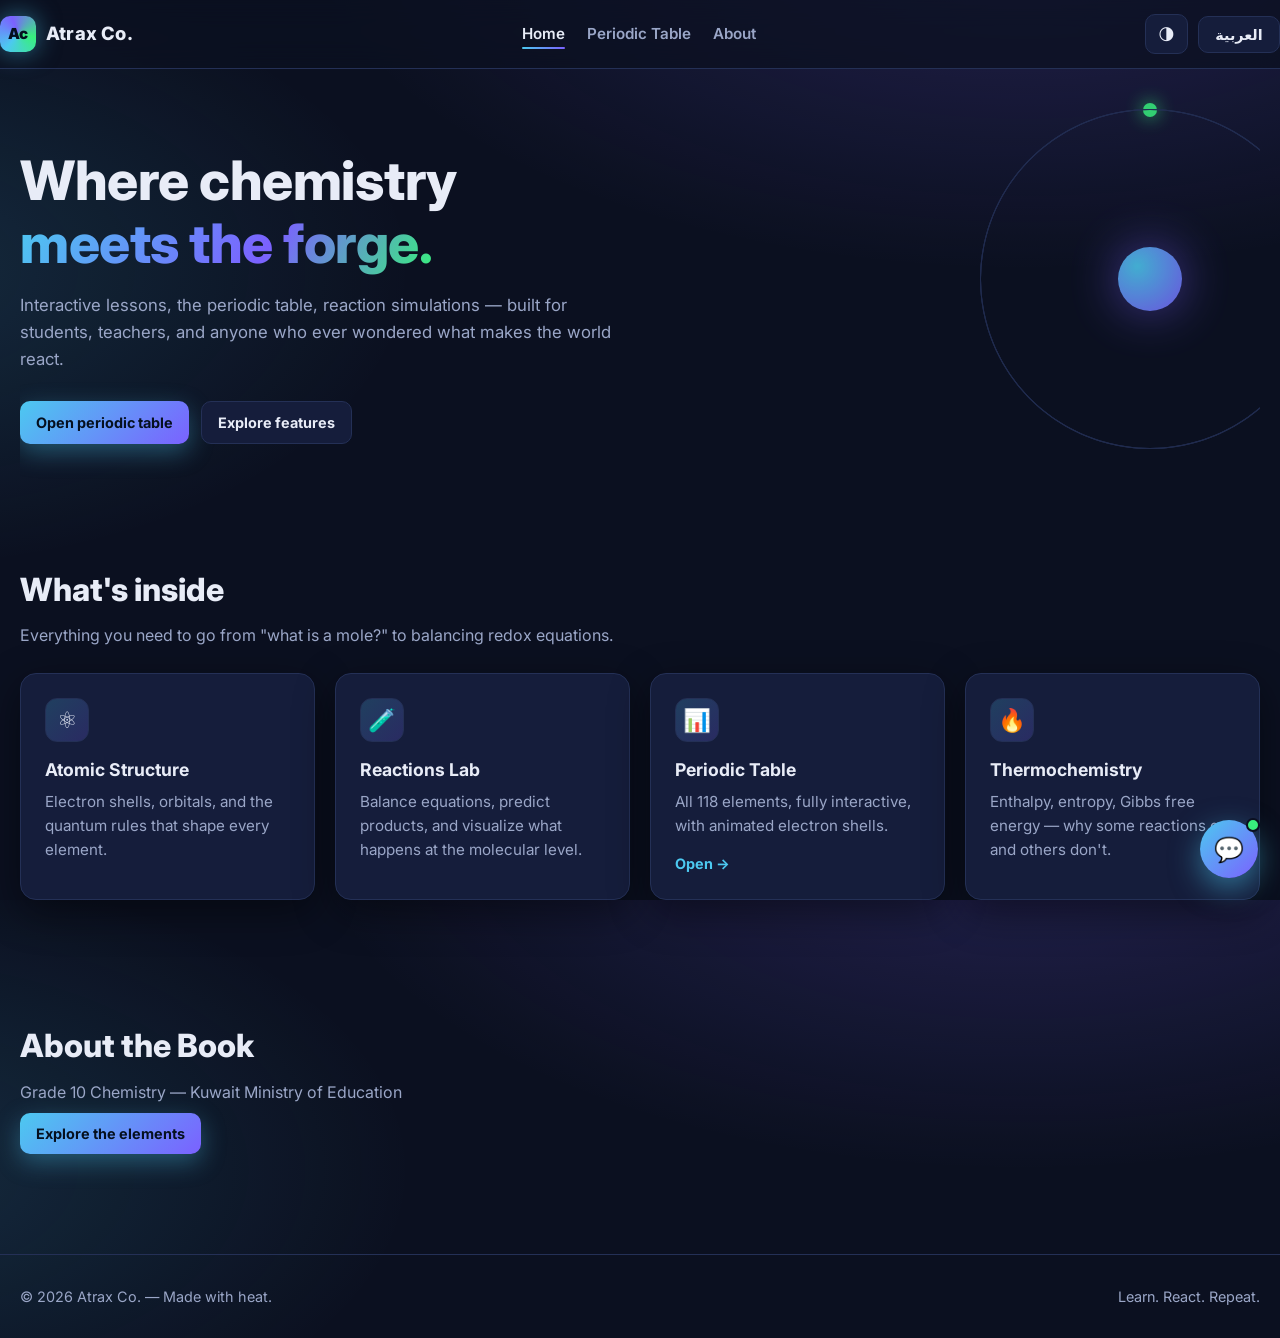
<file: index.html>
<!DOCTYPE html>
<!-- language: HTML, file: index.html, target: landing page -->
<html lang="en" dir="ltr">
<head>
<meta charset="UTF-8">
<meta name="viewport" content="width=device-width, initial-scale=1.0, viewport-fit=cover">
<meta name="theme-color" content="#0b1020">
<title>Atrax Co. — Interactive Chemistry</title>
<link rel="icon" href="assets/favicon.svg" type="image/svg+xml">
<link rel="preconnect" href="https://fonts.googleapis.com">
<link rel="preconnect" href="https://fonts.gstatic.com" crossorigin>
<link href="https://fonts.googleapis.com/css2?family=Inter:wght@400;500;600;700;800;900&family=Cairo:wght@400;500;600;700;800;900&display=swap" rel="stylesheet">
<link rel="stylesheet" href="css/style.css">
<link rel="stylesheet" href="css/helper.css">
</head>
<body>

<header class="nav">
  <div class="wrap nav-inner">
    <a class="brand" href="index.html">
      <span class="logo">Ac</span>
      <span data-i18n="brand">Atrax Co.</span>
    </a>
    <nav>
      <ul>
        <li><a href="index.html" class="active" data-i18n="nav.home">Home</a></li>
        <li><a href="table.html" data-i18n="nav.table">Periodic Table</a></li>
        <li><a href="about.html" data-i18n="nav.about">About</a></li>
      </ul>
    </nav>
    <div class="controls">
      <button class="btn icon-btn" id="themeBtn" title="Theme" aria-label="Theme">🌗</button>
      <button class="btn lang-btn" id="langBtn">العربية</button>
    </div>
  </div>
</header>

<main class="wrap">

  <section class="hero">
    <div class="atom" aria-hidden="true">
      <div class="ring r1"><span class="e"></span></div>
      <div class="ring r2"><span class="e"></span></div>
      <div class="ring r3"><span class="e"></span></div>
      <div class="nucleus"></div>
    </div>
    <h1>
      <span data-i18n="hero.title1">Where chemistry</span><br>
      <span class="grad" data-i18n="hero.title2">meets the forge.</span>
    </h1>
    <p class="lead" data-i18n="hero.sub">Interactive lessons, the periodic table, reaction simulations — built for students, teachers, and anyone who ever wondered what makes the world react.</p>
    <div class="hero-cta">
      <a class="btn primary" href="table.html" data-i18n="hero.cta">Open periodic table</a>
      <a class="btn" href="#features" data-i18n="hero.cta2">Explore features</a>
    </div>
  </section>

  <section id="features">
    <h2 class="section-title" data-i18n="features.title">What's inside</h2>
    <p class="section-sub" data-i18n="features.sub">Everything you need to go from "what is a mole?" to balancing redox equations.</p>
    <div class="grid">
      <div class="card">
        <div class="icon">⚛️</div>
        <h3 data-i18n="f1.t">Atomic Structure</h3>
        <p data-i18n="f1.d">Electron shells, orbitals, and the quantum rules that shape every element.</p>
      </div>
      <div class="card">
        <div class="icon">🧪</div>
        <h3 data-i18n="f2.t">Reactions Lab</h3>
        <p data-i18n="f2.d">Balance equations, predict products, and visualize what happens at the molecular level.</p>
      </div>
      <div class="card">
        <div class="icon">📊</div>
        <h3 data-i18n="f3.t">Periodic Table</h3>
        <p data-i18n="f3.d">All 118 elements, fully interactive, with animated electron shells.</p>
        <a class="card-link" href="table.html" data-i18n="f3.link">Open →</a>
      </div>
      <div class="card">
        <div class="icon">🔥</div>
        <h3 data-i18n="f4.t">Thermochemistry</h3>
        <p data-i18n="f4.d">Enthalpy, entropy, Gibbs free energy — why some reactions go and others don't.</p>
      </div>
    </div>
  </section>

  <section id="about">
    <h2 class="section-title" data-i18n="about.title">Built for curious minds</h2>
    <p class="section-sub" data-i18n="about.sub">Atrax Co. is a learning platform — no ads, no tracking, no paywalls. Just chemistry, explained well, in your language.</p>
    <a class="btn primary" href="table.html" data-i18n="about.cta">Explore the elements</a>
  </section>

</main>

<footer>
  <div class="wrap footer-inner">
    <span data-i18n="footer.copy">© 2026 Atrax Co. — Made with heat.</span>
    <span data-i18n="footer.tag">Learn. React. Repeat.</span>
  </div>
</footer>
<script src="js/i18n.js"></script>
<script src="js/book-data.js"></script>
<script src="js/app.js"></script>
<script src="js/helper.js"></script>
</body>
</html>
</file>
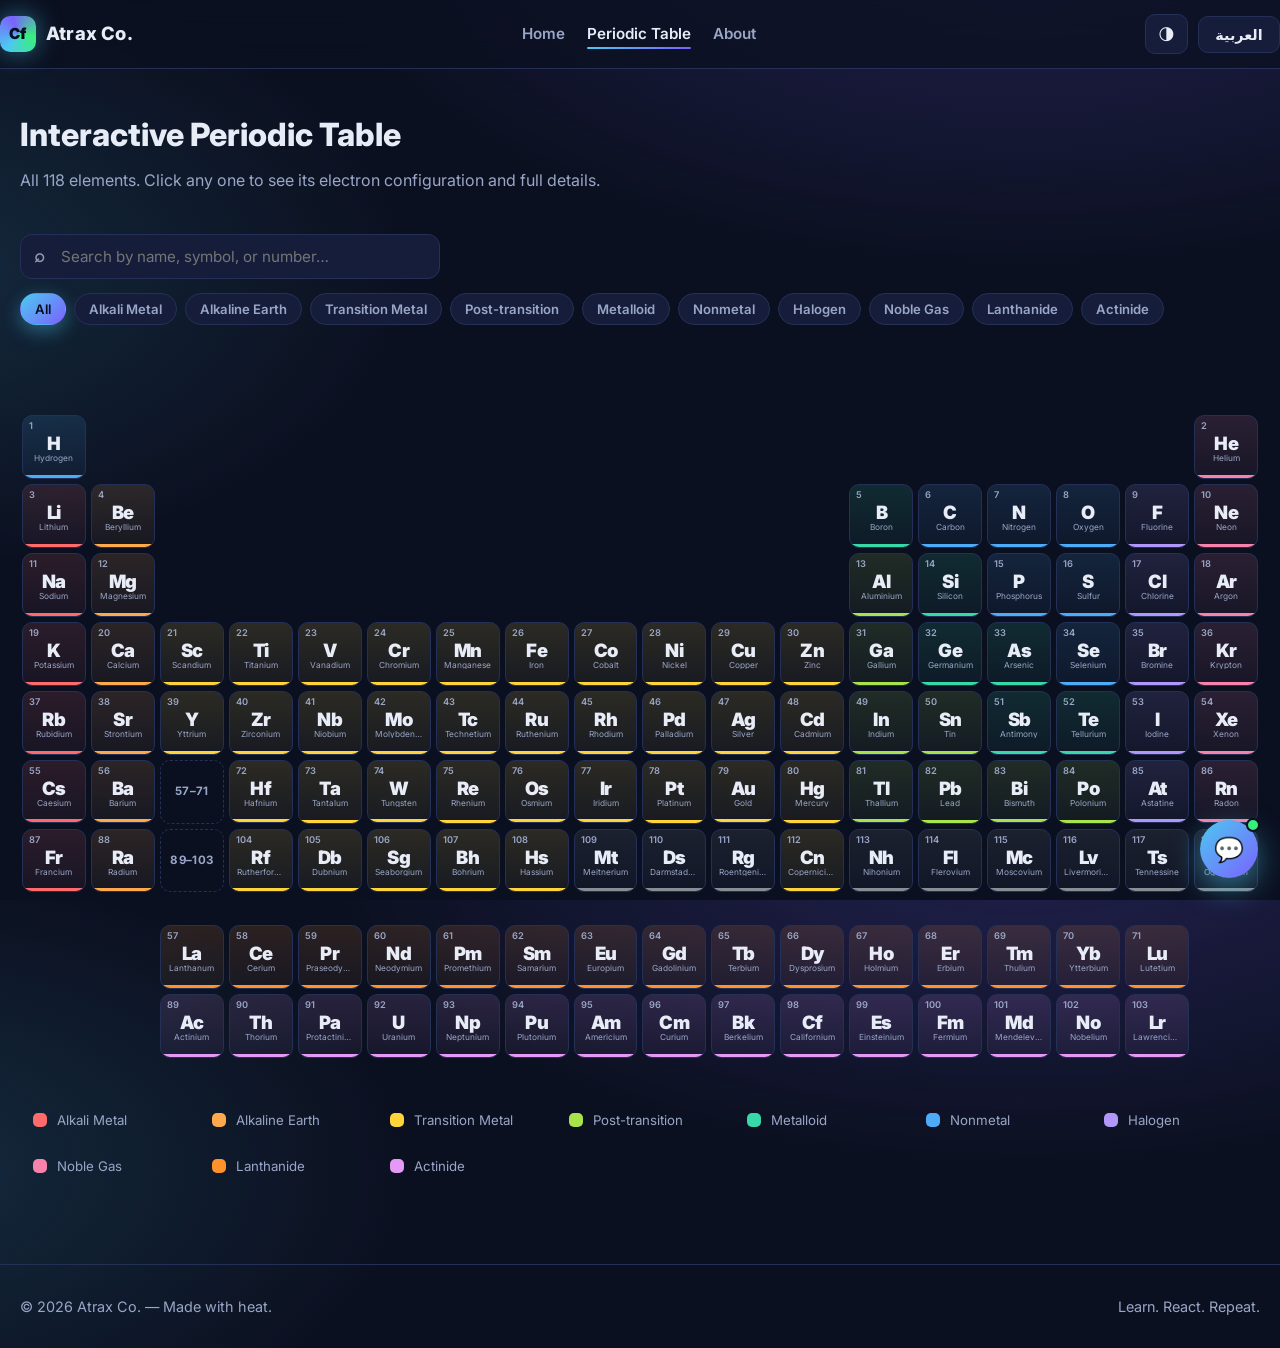
<file: table.html>
<!DOCTYPE html>
<!-- language: HTML, file: table.html, target: periodic table page -->
<html lang="en" dir="ltr">
<head>
<meta charset="UTF-8">
<meta name="viewport" content="width=device-width, initial-scale=1.0, viewport-fit=cover">
<meta name="theme-color" content="#0b1020">
<title>Periodic Table — Atrax Co.</title>
<link rel="icon" href="assets/favicon.svg" type="image/svg+xml">
<link rel="preconnect" href="https://fonts.googleapis.com">
<link rel="preconnect" href="https://fonts.gstatic.com" crossorigin>
<link href="https://fonts.googleapis.com/css2?family=Inter:wght@400;500;600;700;800;900&family=Cairo:wght@400;500;600;700;800;900&display=swap" rel="stylesheet">
<link rel="stylesheet" href="css/style.css">
<link rel="stylesheet" href="css/table.css">
<link rel="stylesheet" href="css/modal.css">
<link rel="stylesheet" href="css/helper.css">
</head>
<body>

<header class="nav">
  <div class="wrap nav-inner">
    <a class="brand" href="index.html">
      <span class="logo">Cf</span>
      <span data-i18n="brand">ChemForge</span>
    </a>
    <nav>
      <ul>
        <li><a href="index.html" data-i18n="nav.home">Home</a></li>
        <li><a href="table.html" class="active" data-i18n="nav.table">Periodic Table</a></li>
        <li><a href="about.html" data-i18n="nav.about">About</a></li>
      </ul>
    </nav>
    <div class="controls">
      <button class="btn icon-btn" id="themeBtn" title="Theme" aria-label="Theme">🌗</button>
      <button class="btn lang-btn" id="langBtn">العربية</button>
    </div>
  </div>
</header>

<main class="wrap">

  <section class="page-head">
    <h1 class="section-title" data-i18n="el.title">Interactive Periodic Table</h1>
    <p class="section-sub" data-i18n="el.sub">All 118 elements. Click any one to see its electron configuration and full details.</p>
  </section>

  <section class="table-controls">
    <div class="search-box">
      <input type="text" id="elSearch" placeholder="Search…" data-i18n-placeholder="el.search" autocomplete="off">
      <button class="search-clear" id="searchClear" aria-label="Clear">✕</button>
    </div>
    <div class="chips" id="chips"></div>
  </section>

  <section class="ptable-wrap">
    <div class="ptable-scroll">
      <div class="ptable" id="ptable"></div>
    </div>
    <div class="legend" id="legend"></div>
    <div class="noresult" id="noResMsg"></div>
  </section>

</main>

<footer>
  <div class="wrap footer-inner">
    <span data-i18n="footer.copy">© 2026 ChemForge — Made with heat.</span>
    <span data-i18n="footer.tag">Learn. React. Repeat.</span>
  </div>
</footer>

<!-- Modal -->
<div class="modal-overlay" id="modalOverlay">
  <div class="modal" role="dialog" aria-modal="true" aria-labelledby="modalTitle">
    <button class="modal-close" id="modalClose" aria-label="Close">✕</button>
    <div class="modal-grid">
      <div class="modal-left">
        <div class="el-hero" id="elHero"></div>
        <div class="shell-stage" id="shellStage"></div>
      </div>
      <div class="modal-right" id="modalRight"></div>
    </div>
  </div>
</div>

<script src="js/i18n.js"></script>
<script src="js/elements.js"></script>
<script src="js/app.js"></script>
<script src="js/shells.js"></script>
<script src="js/table.js"></script>
<script src="js/helper.js"></script>
</body>
</html>
</file>
<file: css/style.css>
:root{
  --bg:#0b1020;
  --bg-2:#121a33;
  --card:#151d3b;
  --card-2:#1a2348;
  --line:#243056;
  --txt:#e8ecf7;
  --muted:#9aa6c7;
  --accent:#4cc9f0;
  --accent-2:#7b61ff;
  --accent-3:#38ef7d;
  --danger:#ff4d6d;
  --radius:16px;
  --shadow:0 12px 40px rgba(0,0,0,.45);
  --shadow-sm:0 4px 14px rgba(0,0,0,.3);
  --font-en:'Inter',system-ui,-apple-system,Segoe UI,Roboto,sans-serif;
  --font-ar:'Cairo',system-ui,sans-serif;

  --c-alkali:#ff6b6b;
  --c-alkaline:#ffa94d;
  --c-transition:#ffd43b;
  --c-post:#a9e34b;
  --c-metalloid:#38d9a9;
  --c-nonmetal:#4dabf7;
  --c-halogen:#b197fc;
  --c-noble:#f783ac;
  --c-lanthanide:#ff922b;
  --c-actinide:#e599f7;
  --c-unknown:#868e96;
}
[data-theme="light"]{
  --bg:#f4f6fb;
  --bg-2:#ffffff;
  --card:#ffffff;
  --card-2:#f0f3fa;
  --line:#e2e7f2;
  --txt:#0b1020;
  --muted:#5b6684;
  --shadow:0 12px 40px rgba(20,30,60,.12);
  --shadow-sm:0 4px 14px rgba(20,30,60,.08);
}
*{box-sizing:border-box;margin:0;padding:0}
html,body{height:100%}
body{
  font-family:var(--font-en);
  background:
    radial-gradient(1200px 600px at 80% -10%, rgba(123,97,255,.22), transparent 60%),
    radial-gradient(900px 500px at -10% 30%, rgba(76,201,240,.15), transparent 60%),
    var(--bg);
  color:var(--txt);
  line-height:1.6;
  transition:background .4s ease, color .3s ease;
  min-height:100%;
  overflow-x:hidden;
}
html[dir="rtl"] body{font-family:var(--font-ar)}

.wrap{max-width:1280px;margin:0 auto;padding:0 20px;width:100%}

/* NAV */
.nav{
  position:sticky;top:0;z-index:50;
  backdrop-filter:blur(14px);
  -webkit-backdrop-filter:blur(14px);
  background:color-mix(in srgb, var(--bg) 75%, transparent);
  border-bottom:1px solid var(--line);
}
.nav-inner{
  display:flex;align-items:center;justify-content:space-between;
  padding:14px 0;gap:16px;
}
.brand{
  display:flex;align-items:center;gap:10px;font-weight:800;font-size:1.15rem;
  letter-spacing:.2px;color:inherit;text-decoration:none;
}
.logo{
  width:36px;height:36px;border-radius:10px;flex:0 0 36px;
  background:conic-gradient(from 220deg, var(--accent), var(--accent-2), var(--accent-3), var(--accent));
  box-shadow:0 0 24px rgba(76,201,240,.5);
  display:grid;place-items:center;color:#04101f;font-weight:900;font-size:.95rem;
}
.nav nav ul{display:flex;gap:22px;list-style:none}
.nav nav a{
  color:var(--muted);text-decoration:none;font-weight:600;font-size:.95rem;
  transition:color .2s;
}
.nav nav a:hover,.nav nav a.active{color:var(--txt)}
.nav nav a.active{position:relative}
.nav nav a.active::after{
  content:"";position:absolute;inset-inline:0;bottom:-6px;height:2px;
  background:linear-gradient(90deg,var(--accent),var(--accent-2));border-radius:2px;
}

.controls{display:flex;gap:10px;align-items:center}
.btn{
  border:1px solid var(--line);
  background:var(--card);
  color:var(--txt);
  padding:9px 16px;
  border-radius:10px;
  cursor:pointer;
  font-weight:700;font-size:.9rem;
  font-family:inherit;
  display:inline-flex;align-items:center;justify-content:center;gap:8px;
  transition:transform .12s ease, border-color .2s, background .2s, box-shadow .2s;
  white-space:nowrap;text-decoration:none;
}
.btn:hover{transform:translateY(-1px);border-color:var(--accent)}
.btn:active{transform:translateY(0) scale(.98)}
.btn.primary{
  background:linear-gradient(135deg,var(--accent),var(--accent-2));
  border:none;color:#05101f;
  box-shadow:0 8px 24px rgba(76,201,240,.35);
}
.btn.primary:hover{box-shadow:0 10px 30px rgba(76,201,240,.5)}
.btn.icon-btn{padding:9px 12px;font-size:1rem}
.lang-btn{min-width:82px}

/* HERO */
.hero{padding:80px 0 60px;position:relative;overflow:hidden}
.hero h1{
  font-size:clamp(2rem,5vw,3.4rem);
  line-height:1.15;font-weight:800;letter-spacing:-.5px;
  max-width:760px;
}
.hero h1 .grad{
  background:linear-gradient(120deg,var(--accent),var(--accent-2) 60%,var(--accent-3));
  -webkit-background-clip:text;background-clip:text;color:transparent;
}
.hero .lead{color:var(--muted);max-width:600px;margin-top:18px;font-size:1.05rem}
.hero-cta{display:flex;gap:12px;margin-top:28px;flex-wrap:wrap}

.atom{
  position:absolute;inset-inline-end:-60px;top:40px;
  width:340px;height:340px;pointer-events:none;opacity:.85;
}
.atom .ring{
  position:absolute;inset:0;border:1.5px solid var(--line);
  border-radius:50%;animation:spin 20s linear infinite;
}
.atom .ring.r2{transform:rotate(60deg);animation-duration:24s}
.atom .ring.r3{transform:rotate(120deg);animation-duration:28s}
.atom .nucleus{
  position:absolute;top:50%;left:50%;transform:translate(-50%,-50%);
  width:64px;height:64px;border-radius:50%;
  background:radial-gradient(circle at 30% 30%,var(--accent),var(--accent-2));
  box-shadow:0 0 50px rgba(123,97,255,.6);
}
.atom .e{
  position:absolute;top:-7px;left:50%;transform:translateX(-50%);
  width:14px;height:14px;border-radius:50%;
  background:var(--accent-3);box-shadow:0 0 18px var(--accent-3);
}
@keyframes spin{to{transform:rotate(360deg)}}

/* SECTIONS */
section{padding:60px 0;scroll-margin-top:80px}
.page-head{padding:40px 0 12px}
.section-title{font-size:clamp(1.4rem,3vw,2rem);font-weight:800;margin-bottom:8px}
.section-sub{color:var(--muted);margin-bottom:8px;max-width:660px}

.grid{
  display:grid;gap:20px;
  grid-template-columns:repeat(auto-fit,minmax(260px,1fr));
  margin-top:24px;
}
.card{
  background:var(--card);
  border:1px solid var(--line);
  border-radius:var(--radius);
  padding:24px;
  box-shadow:var(--shadow);
  transition:transform .18s ease, border-color .2s;
  display:flex;flex-direction:column;
}
.card:hover{transform:translateY(-4px);border-color:var(--accent)}
.card .icon{
  width:44px;height:44px;border-radius:12px;
  display:grid;place-items:center;font-size:1.4rem;
  background:linear-gradient(135deg,rgba(76,201,240,.2),rgba(123,97,255,.2));
  border:1px solid var(--line);
  margin-bottom:14px;
}
.card h3{font-size:1.1rem;margin-bottom:6px}
.card p{color:var(--muted);font-size:.95rem;flex:1}
.card-link{
  margin-top:14px;color:var(--accent);font-weight:700;text-decoration:none;font-size:.9rem;
}
.card-link:hover{text-decoration:underline}

/* FOOTER */
footer{
  border-top:1px solid var(--line);
  padding:30px 0;margin-top:40px;
  color:var(--muted);font-size:.9rem;
}
.footer-inner{display:flex;justify-content:space-between;flex-wrap:wrap;gap:12px}

/* RESPONSIVE */
@media (max-width:880px){
  .nav nav ul{display:none}
  .atom{width:220px;height:220px;inset-inline-end:-40px;top:20px;opacity:.4}
  .hero{padding:50px 0 40px}
  section{padding:44px 0}
  .page-head{padding:24px 0 8px}
}
@media (max-width:520px){
  .wrap{padding:0 14px}
  .controls{gap:6px}
  .btn{padding:8px 12px;font-size:.85rem}
  .lang-btn{min-width:68px}
  .nav-inner{padding:11px 0}
  .hero{padding:36px 0 26px}
  .hero-cta{width:100%}
  .hero-cta .btn{flex:1}
  .card{padding:18px}
}
</file>
<file: css/helper.css>
/* language: CSS, file: helper.css, purpose: floating AI helper chat */

/* ---------- FAB ---------- */
.helper-fab{
  position:fixed;
  inset-block-end:22px;
  inset-inline-end:22px;
  width:58px;height:58px;
  border-radius:50%;
  border:none;
  background:linear-gradient(135deg,var(--accent),var(--accent-2));
  color:#05101f;
  font-size:1.5rem;
  cursor:pointer;
  box-shadow:0 10px 30px rgba(76,201,240,.5);
  z-index:80;
  display:grid;place-items:center;
  transition:transform .18s ease, box-shadow .2s;
  font-family:inherit;
}
.helper-fab:hover{transform:scale(1.08);box-shadow:0 14px 40px rgba(76,201,240,.7)}
.helper-fab:active{transform:scale(.95)}
.helper-fab .badge{
  position:absolute;top:-2px;inset-inline-end:-2px;
  width:14px;height:14px;border-radius:50%;
  background:var(--accent-3);
  border:2px solid var(--bg);
  animation:pulseBadge 2s infinite;
}
@keyframes pulseBadge{
  0%,100%{transform:scale(1);opacity:1}
  50%{transform:scale(1.25);opacity:.7}
}

/* ---------- Panel ---------- */
.helper-panel{
  position:fixed;
  inset-block-end:94px;
  inset-inline-end:22px;
  width:min(420px, calc(100vw - 32px));
  height:min(620px, calc(100vh - 130px));
  background:var(--card);
  border:1px solid var(--line);
  border-radius:18px;
  box-shadow:0 20px 60px rgba(0,0,0,.55);
  z-index:79;
  display:flex;
  flex-direction:column;
  overflow:hidden;
  transform-origin: bottom right;
  animation:popIn .22s cubic-bezier(.2,.9,.3,1.3);
}
html[dir="rtl"] .helper-panel{transform-origin: bottom left}
.helper-panel.hidden{display:none}
@keyframes popIn{
  from{transform:scale(.85);opacity:0}
  to{transform:scale(1);opacity:1}
}

/* ---------- Header ---------- */
.helper-head{
  padding:14px 18px;
  background:linear-gradient(135deg, rgba(76,201,240,.15), rgba(123,97,255,.15));
  border-bottom:1px solid var(--line);
  display:flex;align-items:center;gap:12px;
  flex-shrink:0;
}
.helper-head .av{
  width:36px;height:36px;border-radius:10px;
  background:conic-gradient(from 220deg, var(--accent), var(--accent-2), var(--accent-3), var(--accent));
  display:grid;place-items:center;
  color:#05101f;font-weight:900;font-size:.95rem;
  flex:0 0 36px;
}
.helper-head .info{flex:1;min-width:0}
.helper-head .nm{font-weight:800;font-size:.95rem;line-height:1.2}
.helper-head .st{font-size:.72rem;color:var(--muted);display:flex;align-items:center;gap:5px;margin-top:2px}
.helper-head .st::before{
  content:"";width:6px;height:6px;border-radius:50%;background:var(--accent-3);
  box-shadow:0 0 6px var(--accent-3);
}
.helper-head .x{
  width:30px;height:30px;border-radius:50%;
  background:transparent;border:1px solid var(--line);
  color:var(--muted);cursor:pointer;
  font-family:inherit;font-size:.9rem;
  display:grid;place-items:center;
  transition:all .2s;flex-shrink:0;
}
.helper-head .x:hover{background:var(--danger);color:#fff;border-color:var(--danger)}

/* ---------- Body ---------- */
.helper-body{
  flex:1;
  overflow-y:auto;
  padding:16px;
  display:flex;
  flex-direction:column;
  gap:12px;
  scroll-behavior:smooth;
}
.helper-body::-webkit-scrollbar{width:6px}
.helper-body::-webkit-scrollbar-thumb{background:var(--line);border-radius:3px}

.msg{
  max-width:88%;
  padding:11px 14px;
  border-radius:14px;
  font-size:.88rem;
  line-height:1.6;
  animation:msgIn .18s ease;
  word-wrap:break-word;
  overflow-wrap:break-word;
}
@keyframes msgIn{from{opacity:0;transform:translateY(6px)}to{opacity:1;transform:translateY(0)}}

.msg.user{
  align-self:flex-end;
  background:linear-gradient(135deg,var(--accent),var(--accent-2));
  color:#05101f;
  font-weight:600;
  border-end-end-radius:4px;
}
html[dir="rtl"] .msg.user{border-end-end-radius:14px;border-end-start-radius:4px}

.msg.bot{
  align-self:flex-start;
  background:var(--card-2);
  border:1px solid var(--line);
  color:var(--txt);
  border-end-start-radius:4px;
  width:auto;
  max-width:94%;
}
html[dir="rtl"] .msg.bot{border-end-start-radius:14px;border-end-end-radius:4px}

.msg.bot strong{color:var(--accent)}
.msg.bot .em{color:var(--muted);font-size:.82rem}

/* ---------- Result cards ---------- */
.result{
  background:var(--card);
  border:1px solid var(--line);
  border-radius:12px;
  padding:12px 14px;
  margin-top:10px;
  cursor:pointer;
  transition:all .15s;
}
.result:hover{border-color:var(--accent);transform:translateY(-2px)}
.result .top{
  display:flex;align-items:center;justify-content:space-between;gap:10px;
  margin-bottom:6px;
}
.result .tag{
  font-size:.68rem;font-weight:800;
  padding:2px 8px;border-radius:20px;
  background:rgba(76,201,240,.15);
  color:var(--accent);
  text-transform:uppercase;
  letter-spacing:.5px;
  white-space:nowrap;
  flex-shrink:0;
}
.result .lname{
  font-size:.82rem;font-weight:800;
  color:var(--txt);line-height:1.3;
  flex:1;min-width:0;
  overflow:hidden;text-overflow:ellipsis;
  white-space:nowrap;
  text-align:end;
}
.result .excerpt{
  font-size:.82rem;
  color:var(--muted);
  line-height:1.55;
  margin-top:4px;
}
.result .excerpt mark{
  background:rgba(56,239,125,.2);
  color:var(--accent-3);
  padding:0 2px;
  border-radius:3px;
  font-weight:700;
}
.result .ans{
  margin-top:8px;padding:8px 10px;
  background:rgba(56,239,125,.06);
  border-inline-start:3px solid var(--accent-3);
  border-radius:6px;
  font-size:.82rem;
  color:var(--txt);
  line-height:1.55;
}
.result .ans .lbl{
  display:inline-block;font-size:.68rem;font-weight:800;
  color:var(--accent-3);text-transform:uppercase;
  letter-spacing:.5px;margin-bottom:3px;
}
.result .open{
  display:inline-block;
  margin-top:8px;
  font-size:.78rem;font-weight:800;
  color:var(--accent);
}

/* PDF-specific */
.result-pdf .tag-pdf{
  background:rgba(123,97,255,.15);
  color:var(--accent-2);
}
.result-pdf .open{
  color:var(--accent-2);
  text-decoration:none;
  border-bottom:1px dashed var(--accent-2);
  padding-bottom:1px;
}
.result-pdf .open:hover{ color:var(--accent); border-color:var(--accent); }

/* ---------- Composer ---------- */
.helper-compose{
  padding:12px;
  border-top:1px solid var(--line);
  background:var(--card);
  display:flex;
  gap:8px;
  align-items:flex-end;
  flex-shrink:0;
}
.helper-compose textarea{
  flex:1;
  padding:10px 12px;
  border-radius:12px;
  border:1px solid var(--line);
  background:var(--card-2);
  color:var(--txt);
  font-family:inherit;
  font-size:.88rem;
  resize:none;
  outline:none;
  max-height:110px;
  line-height:1.45;
  transition:border-color .2s;
}
.helper-compose textarea:focus{border-color:var(--accent)}
.helper-compose .send{
  width:40px;height:40px;
  border-radius:12px;
  border:none;
  background:linear-gradient(135deg,var(--accent),var(--accent-2));
  color:#05101f;
  font-size:1.1rem;
  cursor:pointer;
  display:grid;place-items:center;
  flex:0 0 40px;
  transition:transform .12s;
  font-family:inherit;
}
.helper-compose .send:hover{transform:scale(1.06)}
.helper-compose .send:active{transform:scale(.94)}

/* typing dots */
.dots{display:inline-flex;gap:4px;padding:4px 0}
.dots span{
  width:6px;height:6px;border-radius:50%;
  background:var(--muted);
  animation:bounceDot 1.2s infinite;
}
.dots span:nth-child(2){animation-delay:.15s}
.dots span:nth-child(3){animation-delay:.3s}
@keyframes bounceDot{
  0%,60%,100%{transform:translateY(0);opacity:.4}
  30%{transform:translateY(-5px);opacity:1}
}

/* ---------- Mobile ---------- */
@media (max-width:520px){
  .helper-fab{
    inset-block-end:16px;inset-inline-end:16px;
    width:52px;height:52px;font-size:1.3rem;
  }
  .helper-panel{
    inset-block-end:0;
    inset-inline:0;
    width:100%;
    height:100dvh;
    max-height:100dvh;
    border-radius:0;
  }
  .helper-head{padding:12px 14px}
  .msg{max-width:92%}
  .msg.bot{max-width:96%}
}
/* ---------- AI answer block ---------- */
.answer-main{
  background:linear-gradient(135deg, rgba(76,201,240,.12), rgba(123,97,255,.12));
  border:1px solid var(--line);
  border-radius:12px;
  padding:14px 16px;
  font-size:.9rem;
  line-height:1.75;
  color:var(--txt);
  margin-bottom:14px;
}
.answer-main.em{ color:var(--muted); font-style:italic; }

.sources-label{
  font-size:.72rem;
  font-weight:800;
  color:var(--muted);
  text-transform:uppercase;
  letter-spacing:1px;
  margin:10px 0 8px;
}
</file>
<file: css/table.css>
/* table controls */
.table-controls{
  display:flex;flex-direction:column;gap:14px;
  padding:20px 0 24px;
}
.search-box{position:relative;max-width:420px;width:100%}
.search-box input{
  width:100%;padding:12px 40px 12px 40px;border-radius:12px;
  background:var(--card);border:1px solid var(--line);color:var(--txt);
  font-family:inherit;font-size:.95rem;outline:none;
  transition:border-color .2s, box-shadow .2s;
}
.search-box input:focus{
  border-color:var(--accent);
  box-shadow:0 0 0 4px rgba(76,201,240,.15);
}
.search-box::before{
  content:"⌕";position:absolute;inset-inline-start:14px;top:50%;
  transform:translateY(-50%);font-size:1.15rem;opacity:.6;pointer-events:none;
  z-index:1;font-weight:700;
}
html[dir="rtl"] .search-box input{padding:12px 40px 12px 40px}
.search-clear{
  position:absolute;inset-inline-end:8px;top:50%;transform:translateY(-50%);
  width:28px;height:28px;border-radius:50%;border:none;
  background:transparent;color:var(--muted);cursor:pointer;
  font-family:inherit;font-size:.85rem;display:none;
}
.search-clear.show{display:grid;place-items:center}
.search-clear:hover{background:var(--card-2);color:var(--txt)}

.chips{display:flex;flex-wrap:wrap;gap:8px}
.chip{
  padding:7px 14px;border-radius:20px;font-size:.82rem;font-weight:600;
  background:var(--card);border:1px solid var(--line);color:var(--muted);
  cursor:pointer;transition:all .2s;font-family:inherit;
}
.chip:hover{border-color:var(--accent);color:var(--txt)}
.chip.active{
  background:linear-gradient(135deg,var(--accent),var(--accent-2));
  color:#05101f;border-color:transparent;
  box-shadow:0 6px 18px rgba(76,201,240,.4);
}

/* periodic table */
.ptable-wrap{padding-bottom:40px}
.ptable-scroll{
  overflow-x:auto;padding:6px 2px 20px;
  -webkit-overflow-scrolling:touch;
}
.ptable{
  display:grid;
  grid-template-columns:repeat(18,minmax(60px,1fr));
  gap:5px;
  min-width:1120px;
}
.pt-cell{
  aspect-ratio:1;
  border-radius:10px;
  padding:5px 4px;
  display:flex;flex-direction:column;align-items:center;justify-content:center;
  background:var(--card);
  border:1px solid var(--line);
  cursor:pointer;
  transition:transform .15s cubic-bezier(.2,.9,.3,1.4), box-shadow .25s, border-color .2s;
  position:relative;
  overflow:hidden;
  user-select:none;
  font-family:inherit;
  color:var(--txt);
}
.pt-cell:hover{
  transform:translateY(-4px) scale(1.08);
  z-index:10;
  box-shadow:0 10px 30px rgba(76,201,240,.45);
  border-color:var(--accent);
}
.pt-cell:active{transform:scale(.95)}
.pt-cell .num{
  font-size:.58rem;color:var(--muted);line-height:1;
  position:absolute;top:5px;inset-inline-start:6px;font-weight:600;
}
.pt-cell .sym{
  font-size:1.15rem;font-weight:900;line-height:1;margin-top:3px;
  letter-spacing:-.5px;
}
.pt-cell .nm{
  font-size:.52rem;color:var(--muted);line-height:1;text-align:center;
  max-width:100%;overflow:hidden;text-overflow:ellipsis;white-space:nowrap;
  width:100%;padding:0 3px;margin-top:2px;
}
.pt-cell .cat-bar{
  position:absolute;inset-block-end:0;inset-inline:0;height:3px;
  transition:height .2s;
}
.pt-cell:hover .cat-bar{height:5px}
.pt-cell.hidden{visibility:hidden;pointer-events:none}
.pt-cell.dim{opacity:.12;pointer-events:none;transform:scale(.92)}
.pt-cell.match{
  box-shadow:0 0 0 2px var(--accent-3), 0 8px 24px rgba(56,239,125,.5);
  border-color:var(--accent-3);
}

.pt-label{
  grid-column:span 1;
  display:flex;align-items:center;justify-content:center;
  font-size:.72rem;color:var(--muted);font-weight:700;
  background:transparent;border:1px dashed var(--line);border-radius:10px;
  aspect-ratio:1;padding:4px;text-align:center;
  letter-spacing:.3px;
}

/* legend */
.legend{
  display:grid;gap:10px;margin-top:24px;
  grid-template-columns:repeat(auto-fit,minmax(160px,1fr));
}
.legend-item{
  display:flex;align-items:center;gap:10px;
  font-size:.83rem;color:var(--muted);cursor:pointer;
  padding:9px 12px;border-radius:10px;border:1px solid transparent;
  transition:all .2s;font-family:inherit;background:transparent;
  text-align:start;
}
.legend-item:hover{background:var(--card);border-color:var(--line);color:var(--txt)}
.legend-item.active{border-color:var(--accent);color:var(--txt);background:var(--card)}
.legend-dot{width:14px;height:14px;border-radius:5px;flex:0 0 14px}

.noresult{
  text-align:center;padding:40px 20px;color:var(--muted);font-size:.95rem;
  display:none;
}
.noresult.show{display:block}

@media (max-width:520px){
  .ptable{min-width:960px;gap:4px}
  .pt-cell .sym{font-size:1rem}
  .pt-cell .nm{font-size:.48rem}
  .legend{grid-template-columns:repeat(2,1fr)}
  .search-box{max-width:100%}
}
</file>
<file: css/modal.css>
.modal-overlay{
  position:fixed;inset:0;background:rgba(0,0,0,.72);
  backdrop-filter:blur(8px);-webkit-backdrop-filter:blur(8px);
  z-index:100;display:none;align-items:center;justify-content:center;
  padding:20px;
  animation:fadeIn .2s ease;
}
.modal-overlay.open{display:flex}
@keyframes fadeIn{from{opacity:0}to{opacity:1}}

.modal{
  background:var(--card);
  border:1px solid var(--line);
  border-radius:22px;
  width:100%;max-width:920px;
  max-height:92vh;overflow:hidden;
  box-shadow:var(--shadow);
  animation:slideUp .3s cubic-bezier(.2,.9,.3,1.2);
  position:relative;
  display:flex;flex-direction:column;
}
@keyframes slideUp{from{transform:translateY(30px) scale(.97);opacity:0}to{transform:translateY(0) scale(1);opacity:1}}

.modal-close{
  position:absolute;top:16px;inset-inline-end:16px;
  width:38px;height:38px;border-radius:50%;
  background:var(--card-2);border:1px solid var(--line);
  color:var(--txt);cursor:pointer;font-size:1.05rem;
  display:grid;place-items:center;font-family:inherit;
  transition:all .2s;z-index:10;
}
.modal-close:hover{background:var(--danger);color:#fff;border-color:var(--danger);transform:rotate(90deg)}

.modal-grid{
  display:grid;
  grid-template-columns:minmax(280px, 1fr) 1.2fr;
  overflow:hidden;
  flex:1;
  min-height:0;
}
.modal-left{
  padding:28px 24px;
  background:linear-gradient(180deg, var(--card-2), var(--card));
  border-inline-end:1px solid var(--line);
  display:flex;flex-direction:column;align-items:center;gap:20px;
  overflow-y:auto;
}
.modal-right{
  padding:28px 26px;
  overflow-y:auto;
}

/* element hero */
.el-hero{
  width:120px;height:120px;border-radius:20px;
  display:flex;flex-direction:column;align-items:center;justify-content:center;
  border:2px solid var(--line);
  position:relative;
  flex:0 0 auto;
}
.el-hero .num{
  position:absolute;top:10px;inset-inline-start:12px;
  font-size:.78rem;color:var(--muted);font-weight:700;
}
.el-hero .sym{font-size:2.6rem;font-weight:900;line-height:1;letter-spacing:-1px}
.el-hero .nm{font-size:.78rem;color:var(--muted);margin-top:4px;font-weight:600}

/* shell animation stage */
.shell-stage{
  width:100%;
  max-width:280px;
  aspect-ratio:1;
  position:relative;
  display:grid;place-items:center;
}
.shell-stage svg{width:100%;height:100%;overflow:visible}
.shell-stage .nucleus{
  fill:url(#nucleusGrad);
  filter:drop-shadow(0 0 10px rgba(76,201,240,.9));
}
.shell-ring{
  fill:none;
  stroke:var(--line);
  stroke-width:1.2;
}
.shell-e{
  fill:var(--accent);
  filter:drop-shadow(0 0 4px var(--accent));
}
.shell-e.outer{fill:var(--accent-2);filter:drop-shadow(0 0 4px var(--accent-2))}
.spin-slow{animation:spinShell 24s linear infinite;transform-origin:center}
.spin-mid{animation:spinShell 16s linear infinite;transform-origin:center}
.spin-fast{animation:spinShell 10s linear infinite;transform-origin:center}
@keyframes spinShell{to{transform:rotate(360deg)}}

.shell-legend{
  display:flex;flex-wrap:wrap;gap:6px;justify-content:center;
  margin-top:6px;
}
.shell-chip{
  display:inline-flex;align-items:center;gap:6px;
  padding:4px 10px;border-radius:20px;
  background:var(--card-2);border:1px solid var(--line);
  font-size:.72rem;font-weight:600;color:var(--muted);
}
.shell-chip .dot{width:8px;height:8px;border-radius:50%}

/* right side stats */
.modal-right h2{font-size:1.6rem;font-weight:800;line-height:1.2;margin-bottom:6px;word-break:break-word}
.modal-right .cat-badge{
  display:inline-block;font-size:.78rem;font-weight:700;
  padding:4px 12px;border-radius:20px;color:#05101f;margin-bottom:20px;
}
.stat-grid{
  display:grid;gap:10px;
  grid-template-columns:repeat(auto-fit,minmax(130px,1fr));
  margin-bottom:22px;
}
.stat{
  background:var(--card-2);border:1px solid var(--line);
  border-radius:12px;padding:12px 14px;
}
.stat .label{
  font-size:.68rem;color:var(--muted);font-weight:700;
  text-transform:uppercase;letter-spacing:.6px;margin-bottom:4px;
}
.stat .value{font-size:.98rem;font-weight:700;word-break:break-word}

.modal-section-title{
  font-size:.78rem;font-weight:800;color:var(--accent);
  margin:22px 0 10px;text-transform:uppercase;letter-spacing:1px;
}
.econfig-box{
  background:var(--card-2);border:1px solid var(--line);border-radius:12px;
  padding:14px 16px;font-family:'JetBrains Mono',Consolas,monospace;
  font-size:1rem;color:var(--txt);letter-spacing:.5px;
  overflow-x:auto;white-space:nowrap;
}
.modal-desc{color:var(--muted);line-height:1.75;font-size:.95rem}

.modal-nav{
  display:flex;gap:10px;margin-top:24px;padding-top:20px;
  border-top:1px solid var(--line);justify-content:space-between;
}
.modal-nav .btn{flex:1}

@media (max-width:760px){
  .modal{max-height:96vh;border-radius:18px}
  .modal-grid{grid-template-columns:1fr;overflow-y:auto}
  .modal-left{
    border-inline-end:none;border-bottom:1px solid var(--line);
    padding:22px 18px;flex-direction:row;justify-content:center;gap:18px;
    overflow:visible;
  }
  .el-hero{width:88px;height:88px}
  .el-hero .sym{font-size:2rem}
  .shell-stage{max-width:180px}
  .modal-right{padding:22px 18px;overflow:visible}
  .modal-right h2{font-size:1.3rem}
}
@media (max-width:400px){
  .modal-left{flex-direction:column}
  .el-hero{width:100px;height:100px}
  .shell-stage{max-width:200px}
  .stat-grid{grid-template-columns:repeat(2,1fr)}
}
</file>
